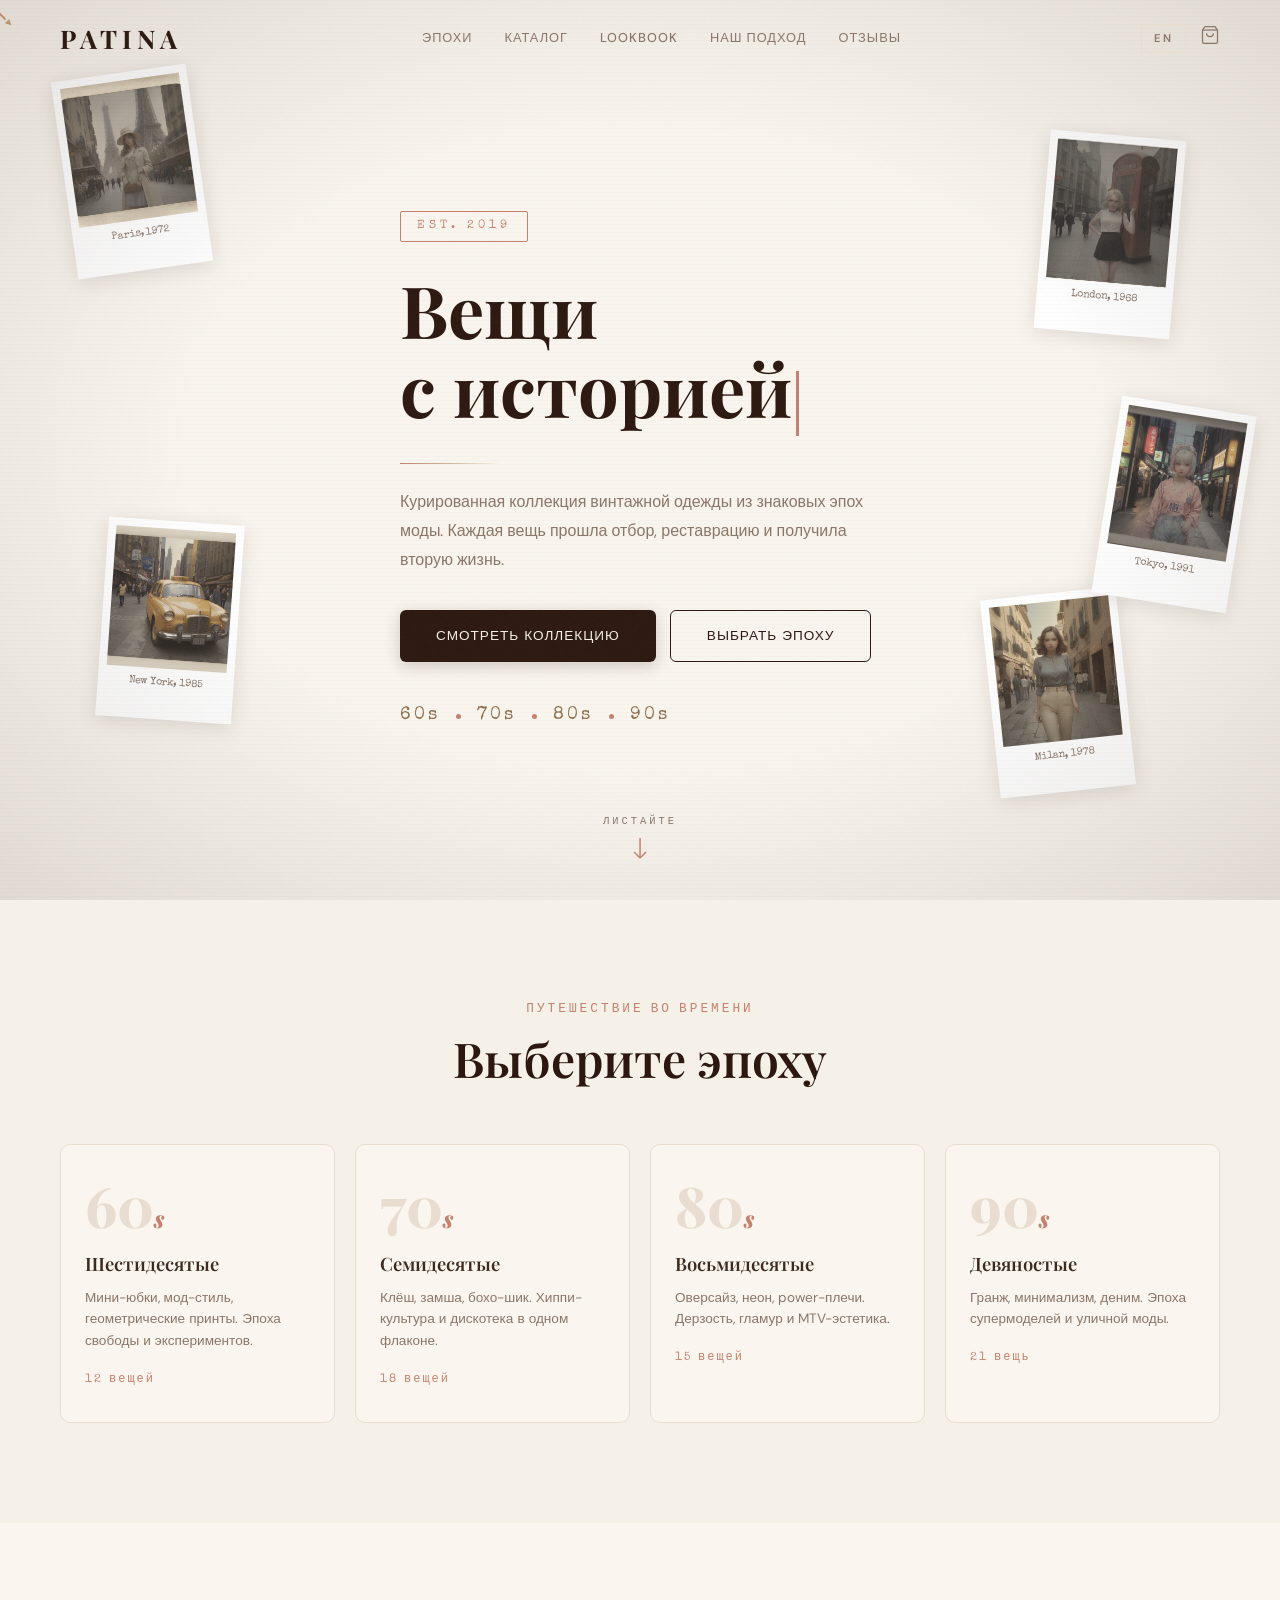
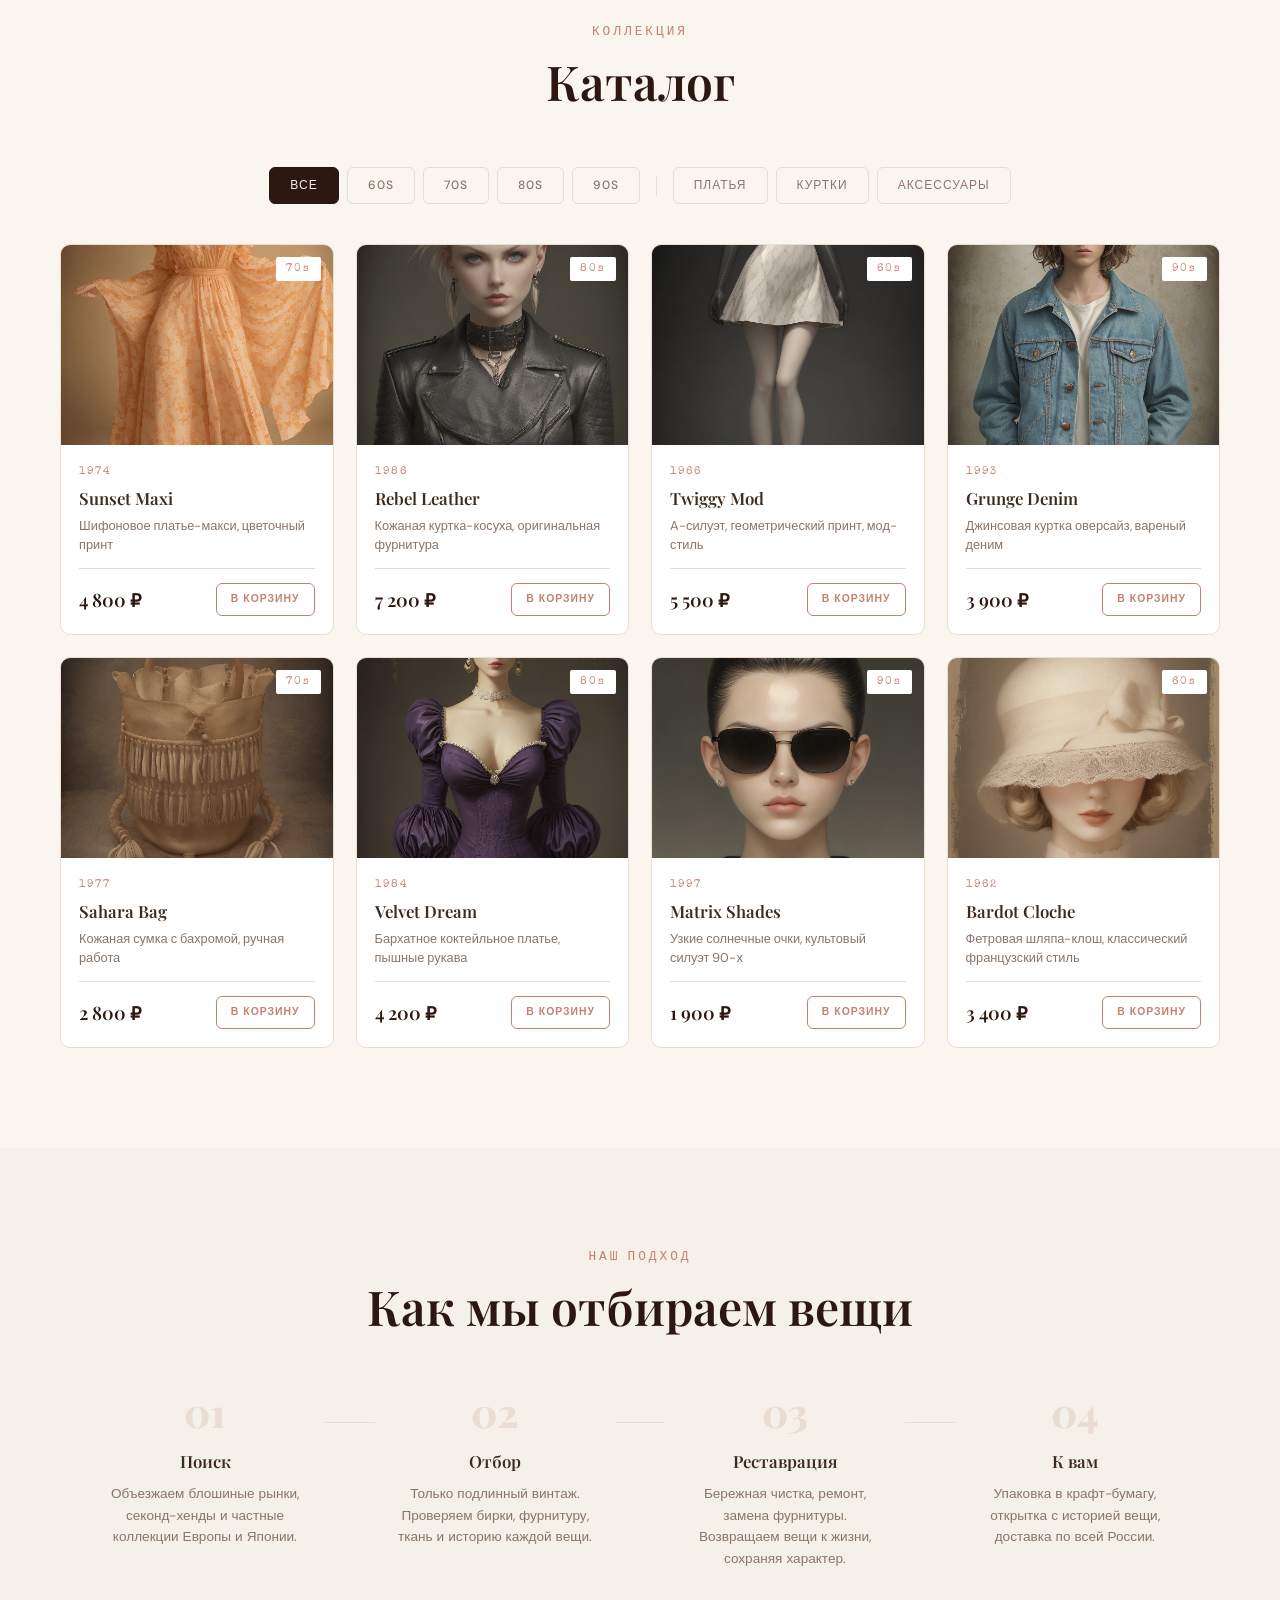
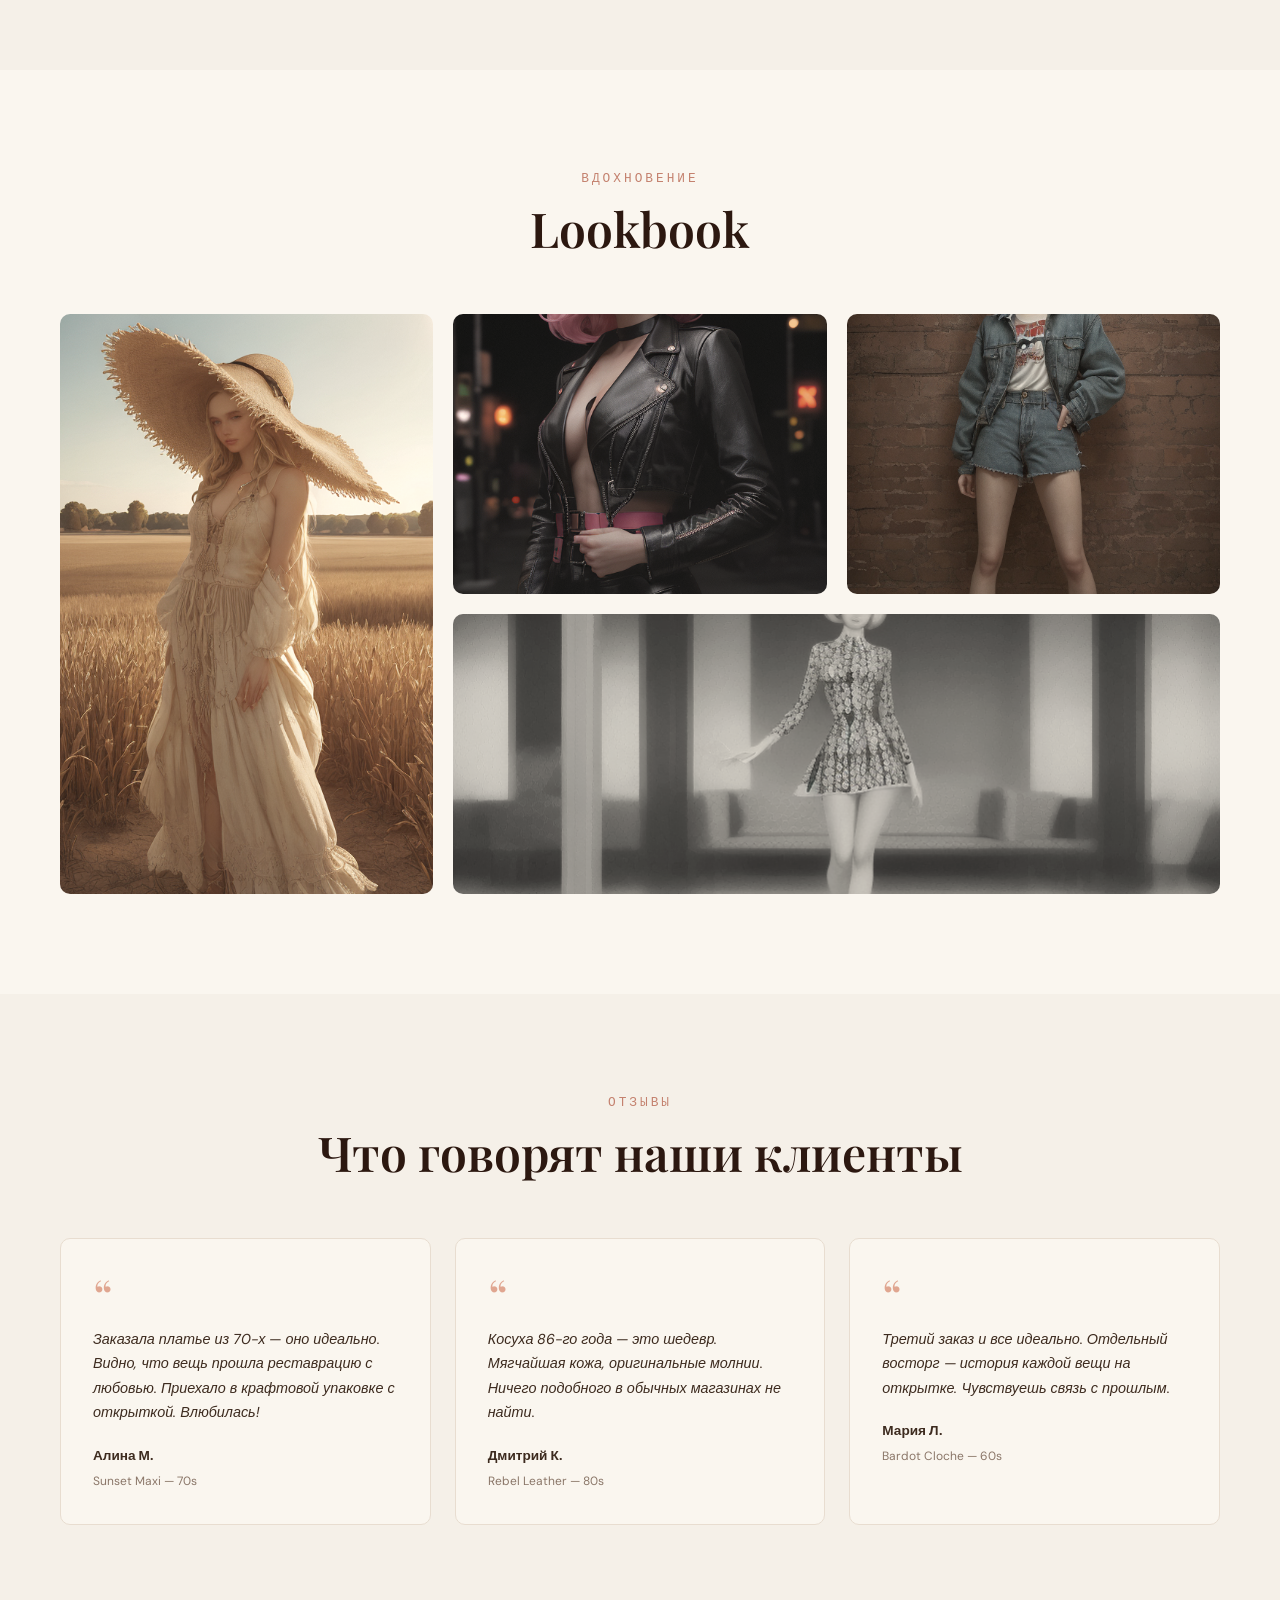
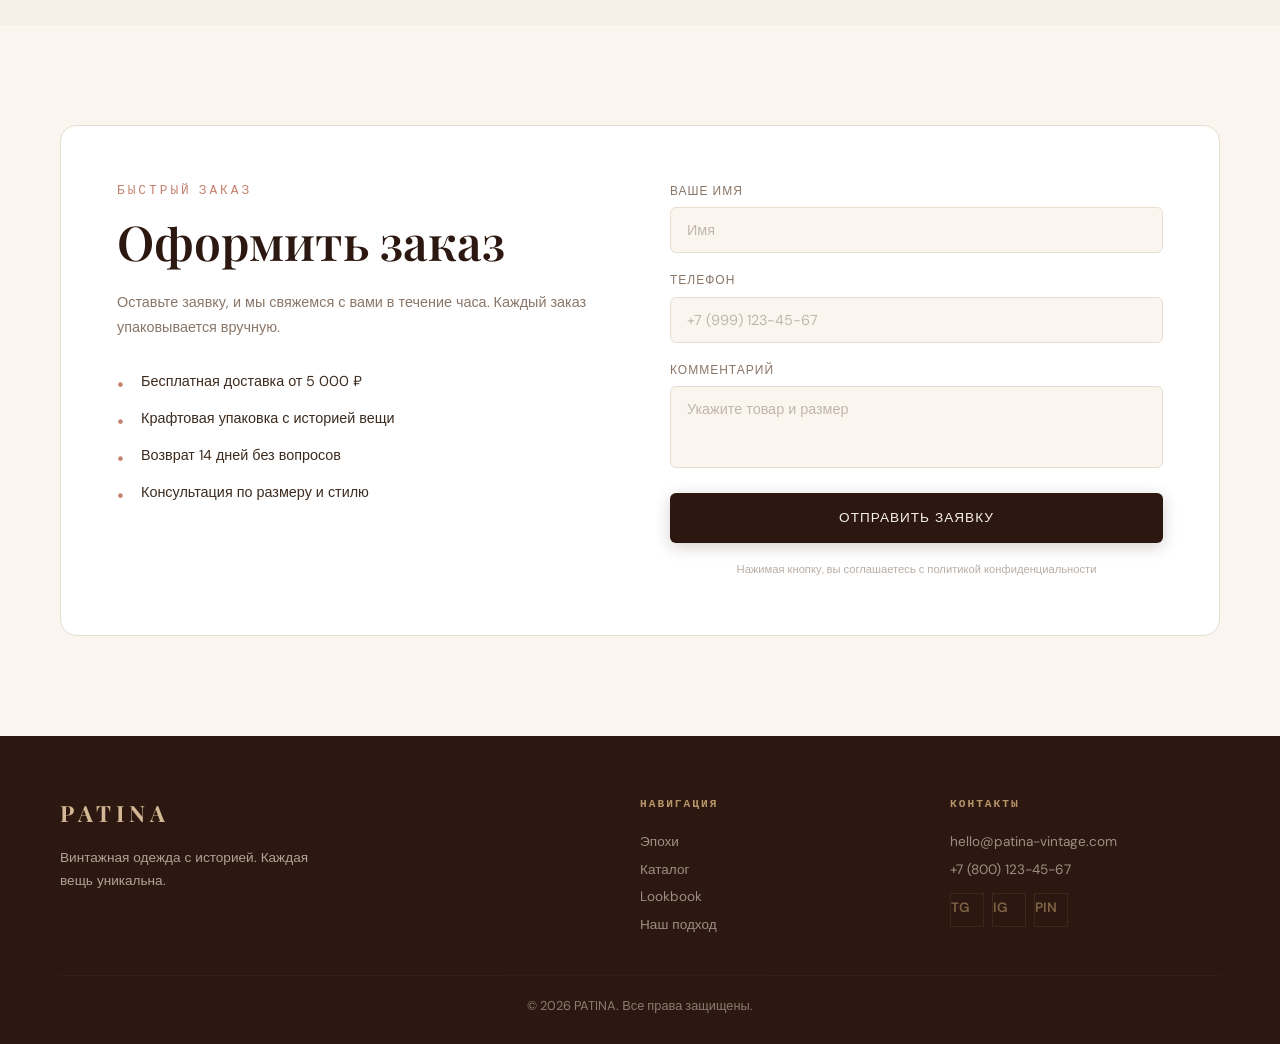
<file: index.html>
<!DOCTYPE html>
<html lang="ru">
<head>
    <meta charset="UTF-8">
    <meta name="viewport" content="width=device-width, initial-scale=1.0">
    <meta name="description" content="PATINA — магазин винтажной одежды. Курированная коллекция из 60-х, 70-х, 80-х и 90-х годов.">
    <meta property="og:title" content="PATINA — Vintage Clothing Store">
    <meta property="og:description" content="Curated vintage fashion from the 60s to 90s. Every piece has a story.">
    <meta property="og:type" content="website">
    <title>PATINA — Vintage Clothing</title>
    <link rel="preconnect" href="https://fonts.googleapis.com">
    <link rel="preconnect" href="https://fonts.gstatic.com" crossorigin>
    <link href="https://fonts.googleapis.com/css2?family=Playfair+Display:ital,wght@0,400;0,500;0,600;0,700;0,800;1,400;1,500&family=DM+Sans:wght@300;400;500;600&family=Special+Elite&display=swap" rel="stylesheet">
    <link rel="stylesheet" href="style.css">

<!-- SEO upgrade -->
<meta property="og:url" content="https://hohotyn156782-bit.github.io/patina/">
<meta property="og:image" content="https://hohotyn156782-bit.github.io/patina/og-image.jpg">
<meta property="og:locale" content="ru_RU">
<meta name="twitter:card" content="summary_large_image">
<meta name="twitter:title" content="PATINA — Vintage Clothing">
<meta name="twitter:description" content="PATINA — магазин винтажной одежды. Курированная коллекция из 60-х, 70-х, 80-х и 90-х годов.">
<meta name="twitter:image" content="https://hohotyn156782-bit.github.io/patina/og-image.jpg">
<link rel="canonical" href="https://hohotyn156782-bit.github.io/patina/">
<meta name="theme-color" content="#f4efe6">
<link rel="icon" type="image/svg+xml" href="favicon.svg">
<script type="application/ld+json">
{
 "@context": "https://schema.org",
 "@type": "ClothingStore",
 "name": "PATINA",
 "url": "https://hohotyn156782-bit.github.io/patina/",
 "image": "https://hohotyn156782-bit.github.io/patina/og-image.jpg",
 "description": "PATINA — магазин винтажной одежды. Курированная коллекция из 60-х, 70-х, 80-х и 90-х годов."
}
</script>
</head>
<body>

    <!-- CUSTOM CURSOR -->
    <div class="cursor" id="cursor">
        <div class="cursor__needle">
            <div class="cursor__needle-eye"></div>
            <div class="cursor__needle-body"></div>
            <div class="cursor__needle-tip"></div>
        </div>
    </div>

    <!-- FILM GRAIN OVERLAY (global) -->
    <div class="grain" id="grain"></div>

    <!-- HEADER -->
    <header class="header" id="header">
        <div class="container header__inner">
            <a href="#" class="logo">PATINA</a>
            <nav class="nav" id="nav">
                <a href="#epochs" class="nav__link" data-i18n="nav_epochs">Эпохи</a>
                <a href="#catalog" class="nav__link" data-i18n="nav_catalog">Каталог</a>
                <a href="#lookbook" class="nav__link" data-i18n="nav_lookbook">Lookbook</a>
                <a href="#process" class="nav__link" data-i18n="nav_process">Наш подход</a>
                <a href="#reviews" class="nav__link" data-i18n="nav_reviews">Отзывы</a>
            </nav>
            <div class="header__right">
                <button class="lang-toggle" id="langToggle" aria-label="Switch language">EN</button>
                <button class="cart-btn" id="cartBtn" aria-label="Cart">
                    <svg width="20" height="20" viewBox="0 0 24 24" fill="none" stroke="currentColor" stroke-width="1.5"><path d="M6 2L3 6v14a2 2 0 002 2h14a2 2 0 002-2V6l-3-4z"/><line x1="3" y1="6" x2="21" y2="6"/><path d="M16 10a4 4 0 01-8 0"/></svg>
                    <span class="cart-btn__count" id="cartCount">0</span>
                </button>
                <button class="burger" id="burger" aria-label="Menu">
                    <span></span><span></span><span></span>
                </button>
            </div>
        </div>
    </header>

    <!-- HERO -->
    <section class="hero" id="hero">
        <div class="hero__scanlines"></div>
        <div class="hero__vignette"></div>
        <div class="hero__polaroids">
            <div class="polaroid polaroid--1"><img class="polaroid__img" src="images/polaroid-paris-1972.png" alt="Paris street fashion, 1972"><p>Paris, 1972</p></div>
            <div class="polaroid polaroid--2"><img class="polaroid__img" src="images/polaroid-london-1968.png" alt="London mod fashion, 1968"><p>London, 1968</p></div>
            <div class="polaroid polaroid--3"><img class="polaroid__img" src="images/polaroid-newyork-1985.png" alt="New York street style, 1985"><p>New York, 1985</p></div>
            <div class="polaroid polaroid--4"><img class="polaroid__img" src="images/polaroid-milan-1978.png" alt="Milan Italian fashion, 1978"><p>Milan, 1978</p></div>
            <div class="polaroid polaroid--5"><img class="polaroid__img" src="images/polaroid-tokyo-1991.png" alt="Tokyo street fashion, 1991"><p>Tokyo, 1991</p></div>
        </div>
        <div class="container hero__inner">
            <div class="hero__content">
                <div class="hero__stamp" data-i18n="hero_stamp">EST. 2019</div>
                <h1 class="hero__title" id="heroTitle"></h1>
                <div class="hero__typewriter-line"></div>
                <p class="hero__subtitle" data-i18n="hero_sub">Курированная коллекция винтажной одежды из знаковых эпох моды. Каждая вещь прошла отбор, реставрацию и получила вторую жизнь.</p>
                <div class="hero__actions">
                    <a href="#catalog" class="btn btn--primary" data-i18n="hero_cta1">Смотреть коллекцию</a>
                    <a href="#epochs" class="btn btn--outline" data-i18n="hero_cta2">Выбрать эпоху</a>
                </div>
                <div class="hero__ticker">
                    <span>60s</span><span class="hero__ticker-dot"></span>
                    <span>70s</span><span class="hero__ticker-dot"></span>
                    <span>80s</span><span class="hero__ticker-dot"></span>
                    <span>90s</span>
                </div>
            </div>
        </div>
        <div class="hero__scroll">
            <div class="hero__scroll-text" data-i18n="hero_scroll">Листайте</div>
            <div class="hero__scroll-arrow">
                <svg width="16" height="24" viewBox="0 0 16 24" fill="none" stroke="currentColor" stroke-width="1.5"><path d="M8 0v20m0 0l-6-6m6 6l6-6"/></svg>
            </div>
        </div>
    </section>

    <!-- EPOCHS -->
    <section class="epochs" id="epochs">
        <div class="container">
            <div class="section-head">
                <span class="section-label" data-i18n="ep_label">Путешествие во времени</span>
                <h2 class="section-title" data-i18n="ep_title">Выберите эпоху</h2>
            </div>
            <div class="epochs__grid">
                <a href="#catalog" class="epoch-card" data-filter="60s">
                    <div class="epoch-card__decade">60<span>s</span></div>
                    <div class="epoch-card__info">
                        <h3 data-i18n="ep_60s">Шестидесятые</h3>
                        <p data-i18n="ep_60s_desc">Мини-юбки, мод-стиль, геометрические принты. Эпоха свободы и экспериментов.</p>
                        <span class="epoch-card__count" data-i18n="ep_60s_count">12 вещей</span>
                    </div>
                </a>
                <a href="#catalog" class="epoch-card" data-filter="70s">
                    <div class="epoch-card__decade">70<span>s</span></div>
                    <div class="epoch-card__info">
                        <h3 data-i18n="ep_70s">Семидесятые</h3>
                        <p data-i18n="ep_70s_desc">Клёш, замша, бохо-шик. Хиппи-культура и дискотека в одном флаконе.</p>
                        <span class="epoch-card__count" data-i18n="ep_70s_count">18 вещей</span>
                    </div>
                </a>
                <a href="#catalog" class="epoch-card" data-filter="80s">
                    <div class="epoch-card__decade">80<span>s</span></div>
                    <div class="epoch-card__info">
                        <h3 data-i18n="ep_80s">Восьмидесятые</h3>
                        <p data-i18n="ep_80s_desc">Оверсайз, неон, power-плечи. Дерзость, гламур и MTV-эстетика.</p>
                        <span class="epoch-card__count" data-i18n="ep_80s_count">15 вещей</span>
                    </div>
                </a>
                <a href="#catalog" class="epoch-card" data-filter="90s">
                    <div class="epoch-card__decade">90<span>s</span></div>
                    <div class="epoch-card__info">
                        <h3 data-i18n="ep_90s">Девяностые</h3>
                        <p data-i18n="ep_90s_desc">Гранж, минимализм, деним. Эпоха супермоделей и уличной моды.</p>
                        <span class="epoch-card__count" data-i18n="ep_90s_count">21 вещь</span>
                    </div>
                </a>
            </div>
        </div>
    </section>

    <!-- CATALOG -->
    <section class="catalog" id="catalog">
        <div class="container">
            <div class="section-head">
                <span class="section-label" data-i18n="cat_label">Коллекция</span>
                <h2 class="section-title" data-i18n="cat_title">Каталог</h2>
            </div>
            <div class="catalog__filters">
                <button class="catalog__filter active" data-filter="all" data-i18n="f_all">Все</button>
                <button class="catalog__filter" data-filter="60s">60s</button>
                <button class="catalog__filter" data-filter="70s">70s</button>
                <button class="catalog__filter" data-filter="80s">80s</button>
                <button class="catalog__filter" data-filter="90s">90s</button>
                <span class="catalog__divider"></span>
                <button class="catalog__filter" data-filter="dresses" data-i18n="f_dress">Платья</button>
                <button class="catalog__filter" data-filter="jackets" data-i18n="f_jacket">Куртки</button>
                <button class="catalog__filter" data-filter="accessories" data-i18n="f_acc">Аксессуары</button>
            </div>
            <div class="catalog__grid" id="catalogGrid">
                <div class="product-card" data-epoch="70s" data-type="dresses" data-price="4800" data-name="Платье-макси Sunset">
                    <div class="product-card__img"><img class="product-card__photo" src="images/sunset-maxi.png" alt="Sunset Maxi — шифоновое платье-макси 70-х" loading="lazy"><span class="product-card__era">70s</span></div>
                    <div class="product-card__info">
                        <p class="product-card__era-label">1974</p>
                        <h3>Sunset Maxi</h3>
                        <p class="product-card__desc" data-i18n="p1_desc">Шифоновое платье-макси, цветочный принт</p>
                        <div class="product-card__bottom">
                            <span class="product-card__price">4 800 ₽</span>
                            <button class="product-card__cart" data-i18n="btn_cart">В корзину</button>
                        </div>
                    </div>
                </div>
                <div class="product-card" data-epoch="80s" data-type="jackets" data-price="7200" data-name="Кожаная куртка Rebel">
                    <div class="product-card__img"><img class="product-card__photo" src="images/rebel-leather.png" alt="Rebel Leather — кожаная куртка-косуха 80-х" loading="lazy"><span class="product-card__era">80s</span></div>
                    <div class="product-card__info">
                        <p class="product-card__era-label">1986</p>
                        <h3>Rebel Leather</h3>
                        <p class="product-card__desc" data-i18n="p2_desc">Кожаная куртка-косуха, оригинальная фурнитура</p>
                        <div class="product-card__bottom">
                            <span class="product-card__price">7 200 ₽</span>
                            <button class="product-card__cart" data-i18n="btn_cart">В корзину</button>
                        </div>
                    </div>
                </div>
                <div class="product-card" data-epoch="60s" data-type="dresses" data-price="5500" data-name="Мод-платье Twiggy">
                    <div class="product-card__img"><img class="product-card__photo" src="images/twiggy-mod.png" alt="Twiggy Mod — платье A-силуэт 60-х" loading="lazy"><span class="product-card__era">60s</span></div>
                    <div class="product-card__info">
                        <p class="product-card__era-label">1966</p>
                        <h3>Twiggy Mod</h3>
                        <p class="product-card__desc" data-i18n="p3_desc">A-силуэт, геометрический принт, мод-стиль</p>
                        <div class="product-card__bottom">
                            <span class="product-card__price">5 500 ₽</span>
                            <button class="product-card__cart" data-i18n="btn_cart">В корзину</button>
                        </div>
                    </div>
                </div>
                <div class="product-card" data-epoch="90s" data-type="jackets" data-price="3900" data-name="Деним оверсайз Grunge">
                    <div class="product-card__img"><img class="product-card__photo" src="images/grunge-denim.png" alt="Grunge Denim — джинсовая куртка 90-х" loading="lazy"><span class="product-card__era">90s</span></div>
                    <div class="product-card__info">
                        <p class="product-card__era-label">1993</p>
                        <h3>Grunge Denim</h3>
                        <p class="product-card__desc" data-i18n="p4_desc">Джинсовая куртка оверсайз, вареный деним</p>
                        <div class="product-card__bottom">
                            <span class="product-card__price">3 900 ₽</span>
                            <button class="product-card__cart" data-i18n="btn_cart">В корзину</button>
                        </div>
                    </div>
                </div>
                <div class="product-card" data-epoch="70s" data-type="accessories" data-price="2800" data-name="Кожаная сумка Sahara">
                    <div class="product-card__img"><img class="product-card__photo" src="images/sahara-bag.png" alt="Sahara Bag — кожаная сумка с бахромой 70-х" loading="lazy"><span class="product-card__era">70s</span></div>
                    <div class="product-card__info">
                        <p class="product-card__era-label">1977</p>
                        <h3>Sahara Bag</h3>
                        <p class="product-card__desc" data-i18n="p5_desc">Кожаная сумка с бахромой, ручная работа</p>
                        <div class="product-card__bottom">
                            <span class="product-card__price">2 800 ₽</span>
                            <button class="product-card__cart" data-i18n="btn_cart">В корзину</button>
                        </div>
                    </div>
                </div>
                <div class="product-card" data-epoch="80s" data-type="dresses" data-price="4200" data-name="Бархатное платье Velvet">
                    <div class="product-card__img"><img class="product-card__photo" src="images/velvet-dream.png" alt="Velvet Dream — бархатное платье 80-х" loading="lazy"><span class="product-card__era">80s</span></div>
                    <div class="product-card__info">
                        <p class="product-card__era-label">1984</p>
                        <h3>Velvet Dream</h3>
                        <p class="product-card__desc" data-i18n="p6_desc">Бархатное коктейльное платье, пышные рукава</p>
                        <div class="product-card__bottom">
                            <span class="product-card__price">4 200 ₽</span>
                            <button class="product-card__cart" data-i18n="btn_cart">В корзину</button>
                        </div>
                    </div>
                </div>
                <div class="product-card" data-epoch="90s" data-type="accessories" data-price="1900" data-name="Солнечные очки Matrix">
                    <div class="product-card__img"><img class="product-card__photo" src="images/matrix-shades.png" alt="Matrix Shades — солнечные очки 90-х" loading="lazy"><span class="product-card__era">90s</span></div>
                    <div class="product-card__info">
                        <p class="product-card__era-label">1997</p>
                        <h3>Matrix Shades</h3>
                        <p class="product-card__desc" data-i18n="p7_desc">Узкие солнечные очки, культовый силуэт 90-х</p>
                        <div class="product-card__bottom">
                            <span class="product-card__price">1 900 ₽</span>
                            <button class="product-card__cart" data-i18n="btn_cart">В корзину</button>
                        </div>
                    </div>
                </div>
                <div class="product-card" data-epoch="60s" data-type="accessories" data-price="3400" data-name="Шляпа-клош Bardot">
                    <div class="product-card__img"><img class="product-card__photo" src="images/bardot-cloche.png" alt="Bardot Cloche — шляпа-клош 60-х" loading="lazy"><span class="product-card__era">60s</span></div>
                    <div class="product-card__info">
                        <p class="product-card__era-label">1962</p>
                        <h3>Bardot Cloche</h3>
                        <p class="product-card__desc" data-i18n="p8_desc">Фетровая шляпа-клош, классический французский стиль</p>
                        <div class="product-card__bottom">
                            <span class="product-card__price">3 400 ₽</span>
                            <button class="product-card__cart" data-i18n="btn_cart">В корзину</button>
                        </div>
                    </div>
                </div>
            </div>
        </div>
    </section>

    <!-- PROCESS -->
    <section class="process" id="process">
        <div class="container">
            <div class="section-head">
                <span class="section-label" data-i18n="proc_label">Наш подход</span>
                <h2 class="section-title" data-i18n="proc_title">Как мы отбираем вещи</h2>
            </div>
            <div class="process__steps">
                <div class="process__step">
                    <div class="process__icon">01</div>
                    <h3 data-i18n="proc_s1_t">Поиск</h3>
                    <p data-i18n="proc_s1_d">Объезжаем блошиные рынки, секонд-хенды и частные коллекции Европы и Японии.</p>
                </div>
                <div class="process__connector"></div>
                <div class="process__step">
                    <div class="process__icon">02</div>
                    <h3 data-i18n="proc_s2_t">Отбор</h3>
                    <p data-i18n="proc_s2_d">Только подлинный винтаж. Проверяем бирки, фурнитуру, ткань и историю каждой вещи.</p>
                </div>
                <div class="process__connector"></div>
                <div class="process__step">
                    <div class="process__icon">03</div>
                    <h3 data-i18n="proc_s3_t">Реставрация</h3>
                    <p data-i18n="proc_s3_d">Бережная чистка, ремонт, замена фурнитуры. Возвращаем вещи к жизни, сохраняя характер.</p>
                </div>
                <div class="process__connector"></div>
                <div class="process__step">
                    <div class="process__icon">04</div>
                    <h3 data-i18n="proc_s4_t">К вам</h3>
                    <p data-i18n="proc_s4_d">Упаковка в крафт-бумагу, открытка с историей вещи, доставка по всей России.</p>
                </div>
            </div>
        </div>
    </section>

    <!-- LOOKBOOK -->
    <section class="lookbook" id="lookbook">
        <div class="container">
            <div class="section-head">
                <span class="section-label" data-i18n="lb_label">Вдохновение</span>
                <h2 class="section-title" data-i18n="lb_title">Lookbook</h2>
            </div>
            <div class="lookbook__grid">
                <div class="lookbook__card lookbook__card--tall">
                    <img class="lookbook__img" src="images/bohemian-summer.png" alt="Bohemian Summer — образ 70-х" loading="lazy">
                    <div class="lookbook__overlay">
                        <span>Bohemian Summer</span>
                        <p data-i18n="lb_1">70-е / Макси + замша + бахрома</p>
                    </div>
                </div>
                <div class="lookbook__card">
                    <img class="lookbook__img" src="images/rebel-night.png" alt="Rebel Night — образ 80-х" loading="lazy">
                    <div class="lookbook__overlay">
                        <span>Rebel Night</span>
                        <p data-i18n="lb_2">80-е / Кожа + неон + power-плечи</p>
                    </div>
                </div>
                <div class="lookbook__card">
                    <img class="lookbook__img" src="images/grunge-days.png" alt="Grunge Days — образ 90-х" loading="lazy">
                    <div class="lookbook__overlay">
                        <span>Grunge Days</span>
                        <p data-i18n="lb_3">90-е / Деним + фланель + Doc Martens</p>
                    </div>
                </div>
                <div class="lookbook__card lookbook__card--wide">
                    <img class="lookbook__img" src="images/mod-chic.png" alt="Mod Chic — образ 60-х" loading="lazy">
                    <div class="lookbook__overlay">
                        <span>Mod Chic</span>
                        <p data-i18n="lb_4">60-е / Геометрия + мини + монохром</p>
                    </div>
                </div>
            </div>
        </div>
    </section>

    <!-- REVIEWS -->
    <section class="reviews" id="reviews">
        <div class="container">
            <div class="section-head">
                <span class="section-label" data-i18n="rev_label">Отзывы</span>
                <h2 class="section-title" data-i18n="rev_title">Что говорят наши клиенты</h2>
            </div>
            <div class="reviews__grid">
                <div class="review-card">
                    <div class="review-card__quote">&ldquo;</div>
                    <p class="review-card__text" data-i18n="r1_text">Заказала платье из 70-х — оно идеально. Видно, что вещь прошла реставрацию с любовью. Приехало в крафтовой упаковке с открыткой. Влюбилась!</p>
                    <div class="review-card__author">
                        <strong data-i18n="r1_name">Алина М.</strong>
                        <span>Sunset Maxi — 70s</span>
                    </div>
                </div>
                <div class="review-card">
                    <div class="review-card__quote">&ldquo;</div>
                    <p class="review-card__text" data-i18n="r2_text">Косуха 86-го года — это шедевр. Мягчайшая кожа, оригинальные молнии. Ничего подобного в обычных магазинах не найти.</p>
                    <div class="review-card__author">
                        <strong data-i18n="r2_name">Дмитрий К.</strong>
                        <span>Rebel Leather — 80s</span>
                    </div>
                </div>
                <div class="review-card">
                    <div class="review-card__quote">&ldquo;</div>
                    <p class="review-card__text" data-i18n="r3_text">Третий заказ и все идеально. Отдельный восторг — история каждой вещи на открытке. Чувствуешь связь с прошлым.</p>
                    <div class="review-card__author">
                        <strong data-i18n="r3_name">Мария Л.</strong>
                        <span>Bardot Cloche — 60s</span>
                    </div>
                </div>
            </div>
        </div>
    </section>

    <!-- ORDER -->
    <section class="order" id="order">
        <div class="container">
            <div class="order__inner">
                <div class="order__content">
                    <span class="section-label" data-i18n="ord_label">Быстрый заказ</span>
                    <h2 class="section-title" style="text-align:left;" data-i18n="ord_title">Оформить заказ</h2>
                    <p class="order__desc" data-i18n="ord_desc">Оставьте заявку, и мы свяжемся с вами в течение часа. Каждый заказ упаковывается вручную.</p>
                    <ul class="order__perks">
                        <li data-i18n="ord_p1">Бесплатная доставка от 5 000 ₽</li>
                        <li data-i18n="ord_p2">Крафтовая упаковка с историей вещи</li>
                        <li data-i18n="ord_p3">Возврат 14 дней без вопросов</li>
                        <li data-i18n="ord_p4">Консультация по размеру и стилю</li>
                    </ul>
                </div>
                <form class="order__form" id="orderForm">
                    <div class="form-group">
                        <label data-i18n="form_name">Ваше имя</label>
                        <input type="text" name="name" required placeholder="Имя">
                    </div>
                    <div class="form-group">
                        <label data-i18n="form_phone">Телефон</label>
                        <input type="tel" name="phone" required placeholder="+7 (999) 123-45-67">
                    </div>
                    <div class="form-group">
                        <label data-i18n="form_comment">Комментарий</label>
                        <textarea name="comment" rows="3" placeholder="Укажите товар и размер"></textarea>
                    </div>
                    <button type="submit" class="btn btn--primary btn--full" data-i18n="form_submit">Отправить заявку</button>
                    <p class="order__note" data-i18n="form_note">Нажимая кнопку, вы соглашаетесь с политикой конфиденциальности</p>
                </form>
            </div>
        </div>
    </section>

    <!-- CART MODAL -->
    <div class="cart-modal" id="cartModal">
        <div class="cart-modal__overlay" id="cartOverlay"></div>
        <div class="cart-modal__panel">
            <div class="cart-modal__header">
                <h3 data-i18n="cart_title">Корзина</h3>
                <button class="cart-modal__close" id="cartClose" aria-label="Close">&times;</button>
            </div>
            <div class="cart-modal__body" id="cartBody">
                <p class="cart-modal__empty" data-i18n="cart_empty">Корзина пуста</p>
            </div>
            <div class="cart-modal__footer" id="cartFooter" style="display:none;">
                <div class="cart-modal__total">
                    <span data-i18n="cart_total">Итого:</span>
                    <strong id="cartTotal">0 ₽</strong>
                </div>
                <a href="#order" class="btn btn--primary btn--full" id="cartCheckout" data-i18n="cart_checkout">Оформить</a>
            </div>
        </div>
    </div>

    <!-- FOOTER -->
    <footer class="footer">
        <div class="container footer__inner">
            <div class="footer__top">
                <div class="footer__brand">
                    <a href="#" class="logo logo--footer">PATINA</a>
                    <p class="footer__tagline" data-i18n="ft_tagline">Винтажная одежда с историей. Каждая вещь уникальна.</p>
                </div>
                <div class="footer__links">
                    <h4 data-i18n="ft_nav">Навигация</h4>
                    <a href="#epochs" data-i18n="nav_epochs">Эпохи</a>
                    <a href="#catalog" data-i18n="nav_catalog">Каталог</a>
                    <a href="#lookbook" data-i18n="nav_lookbook">Lookbook</a>
                    <a href="#process" data-i18n="nav_process">Наш подход</a>
                </div>
                <div class="footer__links">
                    <h4 data-i18n="ft_contacts">Контакты</h4>
                    <a href="mailto:hello@patina-vintage.com">hello@patina-vintage.com</a>
                    <a href="tel:+78001234567">+7 (800) 123-45-67</a>
                    <div class="footer__socials">
                        <a href="#" class="footer__social" aria-label="Telegram">TG</a>
                        <a href="#" class="footer__social" aria-label="Instagram">IG</a>
                        <a href="#" class="footer__social" aria-label="Pinterest">PIN</a>
                    </div>
                </div>
            </div>
            <div class="footer__bottom">
                <p>&copy; 2026 PATINA. <span data-i18n="ft_rights">Все права защищены.</span></p>
            </div>
        </div>
    </footer>

    <script src="script.js"></script>
</body>
</html>
</file>
<file: style.css>
/* ===== RESET & BASE ===== */
*,*::before,*::after{margin:0;padding:0;box-sizing:border-box}

:root{
    --cream:#f5f0e8;
    --cream-dark:#e8ddd0;
    --sepia:#2c1810;
    --sepia-light:#5c3a28;
    --rose:#c4816e;
    --rose-light:#e0a690;
    --gold:#b8956a;
    --gold-light:#d4b896;
    --paper:#faf6ef;
    --brown:#8b6c4a;
    --text:#3d2b1f;
    --text-muted:#8a7668;
    --white:#ffffff;
    --black:#1a1208;
    --radius:10px;
    --radius-sm:6px;
    --radius-lg:16px;
    --transition:0.4s cubic-bezier(0.4,0,0.2,1);
}

html{scroll-behavior:smooth;scroll-padding-top:80px}

body{
    font-family:'DM Sans',-apple-system,BlinkMacSystemFont,sans-serif;
    background:var(--cream);
    color:var(--text);
    line-height:1.6;
    overflow-x:hidden;
    -webkit-font-smoothing:antialiased;
    cursor:none;
}

.container{max-width:1200px;margin:0 auto;padding:0 20px}
a{text-decoration:none;color:inherit}
button{cursor:none;border:none;background:none;font:inherit;color:inherit}
ul{list-style:none}
img{max-width:100%;display:block}

/* ===== CUSTOM CURSOR — SEWING NEEDLE ===== */
.cursor{
    position:fixed;top:0;left:0;
    pointer-events:none;z-index:99999;
    will-change:transform;
    transition:opacity 0.3s;
}

.cursor__needle{
    width:32px;height:32px;
    position:relative;
    transform:rotate(-45deg);
    transition:transform 0.25s ease;
}

/* Needle eye (loop at top) */
.cursor__needle-eye{
    position:absolute;top:0;left:50%;
    width:8px;height:8px;
    border:2px solid var(--rose);
    border-radius:50%;
    transform:translateX(-50%);
    background:transparent;
}

/* Needle body */
.cursor__needle-body{
    position:absolute;top:8px;left:50%;
    width:2px;height:16px;
    background:linear-gradient(180deg,var(--rose),var(--gold));
    transform:translateX(-50%);
    border-radius:1px;
}

/* Needle tip */
.cursor__needle-tip{
    position:absolute;bottom:0;left:50%;
    width:0;height:0;
    border-left:3px solid transparent;
    border-right:3px solid transparent;
    border-top:6px solid var(--gold);
    transform:translateX(-50%);
}

.cursor.hovering .cursor__needle{
    transform:rotate(0deg) scale(1.2);
}

/* Thread trail */
.cursor-thread{
    position:fixed;pointer-events:none;z-index:99998;
    width:4px;height:4px;border-radius:50%;
    background:var(--rose);opacity:0;
    animation:threadFade 0.8s ease-out forwards;
}
@keyframes threadFade{
    0%{opacity:0.5;transform:scale(1)}
    100%{opacity:0;transform:scale(0)}
}

a,button,input,select,textarea,[role="button"]{cursor:none}

@media(hover:none)and(pointer:coarse){
    body{cursor:auto}
    .cursor{display:none}
    a,button,input,select,textarea{cursor:auto}
}

/* ===== FILM GRAIN OVERLAY ===== */
.grain{
    position:fixed;inset:0;z-index:9000;
    pointer-events:none;opacity:0.04;
    background-image:url("data:image/svg+xml,%3Csvg viewBox='0 0 256 256' xmlns='http://www.w3.org/2000/svg'%3E%3Cfilter id='n'%3E%3CfeTurbulence type='fractalNoise' baseFrequency='0.85' numOctaves='4' stitchTiles='stitch'/%3E%3C/filter%3E%3Crect width='100%25' height='100%25' filter='url(%23n)'/%3E%3C/svg%3E");
    background-size:128px 128px;
    animation:grainShift 0.5s steps(4) infinite;
}
@keyframes grainShift{
    0%{transform:translate(0,0)}
    25%{transform:translate(-2px,3px)}
    50%{transform:translate(3px,-1px)}
    75%{transform:translate(-1px,-3px)}
    100%{transform:translate(2px,1px)}
}

/* ===== BUTTONS ===== */
.btn{
    display:inline-flex;align-items:center;justify-content:center;gap:8px;
    padding:14px 36px;border-radius:var(--radius-sm);
    font-weight:500;font-size:0.85rem;letter-spacing:1px;
    text-transform:uppercase;transition:var(--transition);white-space:nowrap;
}
.btn--primary{
    background:var(--sepia);color:var(--cream);
    box-shadow:0 4px 16px rgba(44,24,16,0.2);
}
.btn--primary:hover{
    background:var(--sepia-light);
    transform:translateY(-2px);
    box-shadow:0 8px 24px rgba(44,24,16,0.25);
}
.btn--outline{
    border:1.5px solid var(--sepia);color:var(--sepia);
}
.btn--outline:hover{background:rgba(44,24,16,0.05)}
.btn--full{width:100%}

/* ===== TYPOGRAPHY ===== */
.section-head{text-align:center;margin-bottom:56px}
.section-label{
    font-family:'Special Elite',monospace;
    font-size:0.8rem;letter-spacing:3px;text-transform:uppercase;
    color:var(--rose);display:block;margin-bottom:10px;
}
.section-title{
    font-family:'Playfair Display',serif;
    font-size:clamp(2rem,4vw,3rem);font-weight:600;
    color:var(--sepia);line-height:1.2;
}

/* ===== HEADER ===== */
.header{
    position:fixed;top:0;left:0;right:0;z-index:1000;
    padding:18px 0;transition:var(--transition);
}
.header.scrolled{
    background:rgba(245,240,232,0.92);
    backdrop-filter:blur(16px);-webkit-backdrop-filter:blur(16px);
    padding:12px 0;
    box-shadow:0 2px 20px rgba(44,24,16,0.08);
}
.header__inner{display:flex;align-items:center;justify-content:space-between}

.logo{
    font-family:'Playfair Display',serif;
    font-size:1.6rem;font-weight:700;letter-spacing:5px;
    color:var(--sepia);z-index:1001;
}

.nav{display:flex;gap:32px}
.nav__link{
    font-size:0.8rem;font-weight:500;letter-spacing:1px;
    text-transform:uppercase;color:var(--text-muted);
    transition:var(--transition);position:relative;
}
.nav__link::after{
    content:'';position:absolute;bottom:-4px;left:0;
    width:0;height:1px;background:var(--rose);transition:var(--transition);
}
.nav__link:hover{color:var(--sepia)}
.nav__link:hover::after{width:100%}

.header__right{display:flex;align-items:center;gap:14px}
.lang-toggle{
    font-size:0.7rem;font-weight:600;letter-spacing:2px;
    color:var(--text-muted);padding:5px 12px;
    border:1px solid var(--cream-dark);transition:var(--transition);
}
.lang-toggle:hover{border-color:var(--rose);color:var(--rose)}

.cart-btn{position:relative;color:var(--text-muted);transition:var(--transition)}
.cart-btn:hover{color:var(--rose)}
.cart-btn__count{
    position:absolute;top:-5px;right:-7px;
    width:16px;height:16px;border-radius:50%;
    background:var(--rose);color:var(--white);
    font-size:0.6rem;font-weight:700;
    display:flex;align-items:center;justify-content:center;
    opacity:0;transform:scale(0);transition:var(--transition);
}
.cart-btn__count.visible{opacity:1;transform:scale(1)}

.burger{display:none;flex-direction:column;gap:5px;width:24px;z-index:1001}
.burger span{display:block;width:100%;height:1.5px;background:var(--sepia);transition:var(--transition)}
.burger.active span:nth-child(1){transform:rotate(45deg) translate(4px,4px)}
.burger.active span:nth-child(2){opacity:0}
.burger.active span:nth-child(3){transform:rotate(-45deg) translate(5px,-5px)}

/* ===== HERO ===== */
.hero{
    position:relative;min-height:100vh;
    display:flex;align-items:center;
    background:var(--paper);overflow:hidden;
}

/* Scanlines */
.hero__scanlines{
    position:absolute;inset:0;z-index:2;pointer-events:none;
    background:repeating-linear-gradient(
        0deg,transparent,transparent 3px,
        rgba(44,24,16,0.015) 3px,rgba(44,24,16,0.015) 4px
    );
}

/* Vignette */
.hero__vignette{
    position:absolute;inset:0;z-index:3;pointer-events:none;
    background:radial-gradient(ellipse at center,transparent 50%,rgba(44,24,16,0.12) 100%);
}

/* Floating Polaroids */
.hero__polaroids{
    position:absolute;inset:0;z-index:1;pointer-events:none;
}
.polaroid{
    position:absolute;
    background:var(--white);
    padding:8px 8px 28px;
    box-shadow:0 4px 20px rgba(44,24,16,0.12);
    transition:transform 0.6s ease;
    opacity:0;
    animation:polaroidIn 1s forwards;
}
.polaroid__img{
    width:120px;height:140px;
    object-fit:cover;
    display:block;
    filter:sepia(0.3) saturate(0.8);
}
.polaroid p{
    font-family:'Special Elite',monospace;
    font-size:0.65rem;color:var(--text-muted);
    text-align:center;margin-top:6px;
}

.polaroid--1{top:8%;left:5%;transform:rotate(-8deg);animation-delay:0.8s}
.polaroid--2{top:15%;right:8%;transform:rotate(5deg);animation-delay:1.1s}
.polaroid--3{bottom:20%;left:8%;transform:rotate(4deg);animation-delay:1.4s}
.polaroid--4{bottom:12%;right:12%;transform:rotate(-6deg);animation-delay:1.7s}
.polaroid--5{top:45%;right:3%;transform:rotate(9deg);animation-delay:2s}

@keyframes polaroidIn{
    from{opacity:0;transform:rotate(var(--r,0deg)) translateY(40px) scale(0.8)}
    to{opacity:1;transform:rotate(var(--r,0deg)) translateY(0) scale(1)}
}
.polaroid--1{--r:-8deg}.polaroid--2{--r:5deg}
.polaroid--3{--r:4deg}.polaroid--4{--r:-6deg}.polaroid--5{--r:9deg}

.polaroid:hover{transform:rotate(0deg) scale(1.08) !important;z-index:10;pointer-events:auto}

.hero__inner{position:relative;z-index:5;padding:140px 0 100px;max-width:650px}

/* Stamp */
.hero__stamp{
    display:inline-block;
    font-family:'Special Elite',monospace;
    font-size:0.75rem;letter-spacing:4px;
    text-transform:uppercase;color:var(--rose);
    border:1.5px solid var(--rose);
    padding:5px 16px;border-radius:2px;
    margin-bottom:28px;
    opacity:0;animation:fadeUp 0.8s 0.3s forwards;
}

/* Typewriter title */
.hero__title{
    font-family:'Playfair Display',serif;
    font-size:clamp(2.8rem,6vw,4.5rem);
    font-weight:700;line-height:1.1;
    color:var(--sepia);margin-bottom:0;
    min-height:2.4em;
}
.hero__title .typewriter-cursor{
    display:inline-block;width:3px;
    height:0.9em;background:var(--rose);
    margin-left:4px;vertical-align:text-bottom;
    animation:blink 0.8s step-end infinite;
}
@keyframes blink{0%,100%{opacity:1}50%{opacity:0}}

.hero__typewriter-line{
    width:0;height:1.5px;
    background:linear-gradient(90deg,var(--rose),var(--gold-light),transparent);
    margin:20px 0 24px;
    animation:lineGrow 1s 3s cubic-bezier(0.16,1,0.3,1) forwards;
}
@keyframes lineGrow{to{width:100px}}

.hero__subtitle{
    font-size:1rem;color:var(--text-muted);
    max-width:480px;font-weight:400;line-height:1.8;
    margin-bottom:36px;
    opacity:0;animation:fadeUp 0.8s 3.2s forwards;
}
.hero__actions{
    display:flex;gap:14px;flex-wrap:wrap;
    opacity:0;animation:fadeUp 0.8s 3.5s forwards;
}

.hero__ticker{
    display:flex;align-items:center;gap:16px;
    margin-top:40px;
    font-family:'Special Elite',monospace;
    font-size:1.1rem;letter-spacing:3px;
    color:var(--brown);
    opacity:0;animation:fadeUp 0.8s 3.8s forwards;
}
.hero__ticker-dot{
    width:5px;height:5px;border-radius:50%;
    background:var(--rose);
}

@keyframes fadeUp{
    from{opacity:0;transform:translateY(20px)}
    to{opacity:1;transform:translateY(0)}
}

/* Scroll indicator */
.hero__scroll{
    position:absolute;bottom:30px;left:50%;
    transform:translateX(-50%);z-index:5;
    display:flex;flex-direction:column;align-items:center;gap:8px;
}
.hero__scroll-text{
    font-family:'Special Elite',monospace;
    font-size:0.65rem;letter-spacing:3px;
    text-transform:uppercase;color:var(--text-muted);
}
.hero__scroll-arrow{
    animation:scrollBounce 2s ease-in-out infinite;
    color:var(--rose);
}
@keyframes scrollBounce{0%,100%{transform:translateY(0)}50%{transform:translateY(6px)}}

/* ===== EPOCHS ===== */
.epochs{padding:100px 0;background:var(--cream)}
.epochs__grid{display:grid;grid-template-columns:repeat(4,1fr);gap:20px}

.epoch-card{
    display:flex;flex-direction:column;
    background:var(--paper);border:1px solid var(--cream-dark);
    border-radius:var(--radius);padding:32px 24px;
    transition:var(--transition);position:relative;overflow:hidden;
}
.epoch-card::before{
    content:'';position:absolute;top:0;left:0;right:0;height:3px;
    background:linear-gradient(90deg,var(--rose),var(--gold));
    transform:scaleX(0);transition:var(--transition);transform-origin:left;
}
.epoch-card:hover{
    transform:translateY(-6px);
    box-shadow:0 16px 48px rgba(44,24,16,0.1);
}
.epoch-card:hover::before{transform:scaleX(1)}

.epoch-card__decade{
    font-family:'Playfair Display',serif;
    font-size:3.5rem;font-weight:800;
    color:var(--cream-dark);line-height:1;margin-bottom:16px;
    transition:var(--transition);
}
.epoch-card__decade span{font-size:1.5rem;font-style:italic;color:var(--rose)}
.epoch-card:hover .epoch-card__decade{color:var(--rose-light)}

.epoch-card__info h3{
    font-family:'Playfair Display',serif;
    font-size:1.15rem;font-weight:600;margin-bottom:8px;
}
.epoch-card__info p{font-size:0.85rem;color:var(--text-muted);line-height:1.6;margin-bottom:12px}
.epoch-card__count{
    font-family:'Special Elite',monospace;
    font-size:0.75rem;letter-spacing:2px;color:var(--rose);
}

/* ===== CATALOG ===== */
.catalog{padding:100px 0;background:var(--paper)}

.catalog__filters{
    display:flex;justify-content:center;gap:8px;
    margin-bottom:40px;flex-wrap:wrap;align-items:center;
}
.catalog__filter{
    padding:8px 20px;font-size:0.75rem;font-weight:500;
    letter-spacing:1px;text-transform:uppercase;
    color:var(--text-muted);border:1px solid var(--cream-dark);
    border-radius:var(--radius-sm);transition:var(--transition);
}
.catalog__filter:hover{border-color:var(--rose);color:var(--rose)}
.catalog__filter.active{background:var(--sepia);color:var(--cream);border-color:var(--sepia)}
.catalog__divider{width:1px;height:20px;background:var(--cream-dark);margin:0 8px}

.catalog__grid{
    display:grid;grid-template-columns:repeat(4,1fr);gap:22px;
}

.product-card{
    background:var(--white);border:1px solid var(--cream-dark);
    border-radius:var(--radius);overflow:hidden;
    transition:var(--transition);
}
.product-card:hover{
    transform:translateY(-6px);
    box-shadow:0 16px 40px rgba(44,24,16,0.1);
}
.product-card.hidden{display:none}

.product-card__img{
    height:200px;position:relative;overflow:hidden;
    display:flex;align-items:center;justify-content:center;
    background:var(--cream);
}
.product-card__photo{
    width:100%;height:100%;
    object-fit:cover;
    filter:sepia(0.15);
    transition:var(--transition);
}
.product-card:hover .product-card__photo{transform:scale(1.06);filter:sepia(0)}
.product-card__era{
    position:absolute;top:12px;right:12px;
    font-family:'Special Elite',monospace;
    font-size:0.7rem;letter-spacing:2px;
    background:var(--white);color:var(--rose);
    padding:3px 10px;border-radius:2px;
}

.product-card__info{padding:18px}
.product-card__era-label{
    font-family:'Special Elite',monospace;
    font-size:0.7rem;letter-spacing:2px;color:var(--rose);margin-bottom:4px;
}
.product-card__info h3{
    font-family:'Playfair Display',serif;
    font-size:1.05rem;font-weight:600;margin-bottom:4px;
}
.product-card__desc{font-size:0.8rem;color:var(--text-muted);margin-bottom:14px;line-height:1.5}
.product-card__bottom{
    display:flex;align-items:center;justify-content:space-between;
    padding-top:14px;border-top:1px solid var(--cream-dark);
}
.product-card__price{
    font-family:'Playfair Display',serif;
    font-size:1.15rem;font-weight:600;color:var(--sepia);
}
.product-card__cart{
    font-size:0.65rem;font-weight:600;letter-spacing:1px;
    text-transform:uppercase;color:var(--rose);
    padding:7px 14px;border:1px solid var(--rose);
    border-radius:var(--radius-sm);transition:var(--transition);
}
.product-card__cart:hover{background:var(--rose);color:var(--white)}
.product-card__cart.added{background:var(--rose);color:var(--white)}

/* ===== PROCESS ===== */
.process{padding:100px 0;background:var(--cream)}

.process__steps{
    display:flex;align-items:flex-start;justify-content:center;
}
.process__step{
    flex:1;max-width:240px;text-align:center;padding:0 16px;
}
.process__icon{
    font-family:'Playfair Display',serif;
    font-size:2.5rem;font-weight:800;
    color:var(--cream-dark);line-height:1;margin-bottom:16px;
    transition:var(--transition);
}
.process__step:hover .process__icon{color:var(--rose)}
.process__step h3{
    font-family:'Playfair Display',serif;
    font-size:1.05rem;font-weight:600;margin-bottom:8px;
}
.process__step p{font-size:0.85rem;color:var(--text-muted);line-height:1.6}
.process__connector{
    width:50px;height:1px;background:var(--cream-dark);
    margin-top:30px;flex-shrink:0;
}

/* ===== LOOKBOOK ===== */
.lookbook{padding:100px 0;background:var(--paper)}

.lookbook__grid{
    display:grid;
    grid-template-columns:1fr 1fr 1fr;
    grid-template-rows:auto auto;
    gap:20px;
}
.lookbook__card{
    position:relative;overflow:hidden;
    border-radius:var(--radius);
    height:280px;
}
.lookbook__card--tall{grid-row:span 2;height:100%}
.lookbook__card--wide{grid-column:span 2}

.lookbook__img{
    width:100%;height:100%;
    object-fit:cover;
    display:block;
    filter:sepia(0.2) saturate(0.85);
    transition:var(--transition);
}
.lookbook__card:hover .lookbook__img{
    filter:sepia(0) saturate(1);
    transform:scale(1.05);
}

.lookbook__overlay{
    position:absolute;bottom:0;left:0;right:0;
    padding:24px;
    background:linear-gradient(0deg,rgba(44,24,16,0.7),transparent);
    color:var(--white);
    transform:translateY(20px);opacity:0;
    transition:var(--transition);
}
.lookbook__card:hover .lookbook__overlay{
    transform:translateY(0);opacity:1;
}
.lookbook__overlay span{
    font-family:'Playfair Display',serif;
    font-size:1.2rem;font-weight:600;display:block;margin-bottom:4px;
}
.lookbook__overlay p{font-size:0.8rem;opacity:0.8}

/* ===== REVIEWS ===== */
.reviews{padding:100px 0;background:var(--cream)}
.reviews__grid{display:grid;grid-template-columns:repeat(3,1fr);gap:24px}

.review-card{
    background:var(--paper);border:1px solid var(--cream-dark);
    border-radius:var(--radius);padding:32px;
    transition:var(--transition);
}
.review-card:hover{transform:translateY(-4px);box-shadow:0 12px 36px rgba(44,24,16,0.08)}

.review-card__quote{
    font-family:'Playfair Display',serif;
    font-size:3rem;line-height:1;color:var(--rose-light);
    margin-bottom:8px;
}
.review-card__text{
    font-size:0.9rem;line-height:1.7;
    color:var(--text);font-style:italic;margin-bottom:20px;
}
.review-card__author strong{display:block;font-size:0.85rem}
.review-card__author span{font-size:0.75rem;color:var(--text-muted)}

/* ===== ORDER ===== */
.order{padding:100px 0;background:var(--paper)}
.order__inner{
    display:grid;grid-template-columns:1fr 1fr;gap:60px;
    align-items:start;
    background:var(--white);border:1px solid var(--cream-dark);
    border-radius:var(--radius-lg);padding:56px;
}
.order__desc{color:var(--text-muted);font-size:0.9rem;margin:20px 0 24px;line-height:1.7}
.order__perks li{
    padding:7px 0 7px 24px;position:relative;
    font-size:0.9rem;color:var(--text);
}
.order__perks li::before{
    content:'\2022';position:absolute;left:0;color:var(--rose);font-size:1.2rem;
}
.order__form{display:flex;flex-direction:column;gap:18px}
.form-group label{
    display:block;font-size:0.75rem;font-weight:500;
    letter-spacing:1px;text-transform:uppercase;
    color:var(--text-muted);margin-bottom:6px;
}
.form-group input,.form-group textarea{
    width:100%;padding:13px 16px;
    border:1px solid var(--cream-dark);border-radius:var(--radius-sm);
    background:var(--paper);color:var(--text);
    font-family:inherit;font-size:0.9rem;
    transition:var(--transition);outline:none;resize:none;
}
.form-group input::placeholder,.form-group textarea::placeholder{color:var(--text-muted);opacity:0.5}
.form-group input:focus,.form-group textarea:focus{
    border-color:var(--rose);box-shadow:0 0 0 3px rgba(196,129,110,0.1);
}
.order__note{text-align:center;font-size:0.7rem;color:var(--text-muted);opacity:0.6}

/* ===== CART MODAL ===== */
.cart-modal{
    position:fixed;inset:0;z-index:2000;
    visibility:hidden;opacity:0;transition:var(--transition);
}
.cart-modal.open{visibility:visible;opacity:1}
.cart-modal__overlay{
    position:absolute;inset:0;
    background:rgba(44,24,16,0.4);backdrop-filter:blur(4px);
}
.cart-modal__panel{
    position:absolute;right:0;top:0;bottom:0;
    width:400px;max-width:100%;
    background:var(--paper);border-left:1px solid var(--cream-dark);
    display:flex;flex-direction:column;
    transform:translateX(100%);
    transition:transform 0.5s cubic-bezier(0.4,0,0.2,1);
}
.cart-modal.open .cart-modal__panel{transform:translateX(0)}
.cart-modal__header{
    display:flex;justify-content:space-between;align-items:center;
    padding:24px;border-bottom:1px solid var(--cream-dark);
}
.cart-modal__header h3{font-family:'Playfair Display',serif;font-size:1.2rem}
.cart-modal__close{font-size:1.8rem;color:var(--text-muted);transition:var(--transition)}
.cart-modal__close:hover{color:var(--rose)}
.cart-modal__body{flex:1;overflow-y:auto;padding:24px}
.cart-modal__empty{text-align:center;color:var(--text-muted);padding:40px 0}
.cart-item{
    display:flex;align-items:center;gap:14px;
    padding:14px 0;border-bottom:1px solid var(--cream-dark);
}
.cart-item__info{flex:1}
.cart-item__name{font-family:'Playfair Display',serif;font-size:0.95rem}
.cart-item__price{font-size:0.85rem;color:var(--rose)}
.cart-item__remove{
    font-size:0.65rem;color:var(--text-muted);
    text-transform:uppercase;letter-spacing:1px;transition:var(--transition);
}
.cart-item__remove:hover{color:#c0392b}
.cart-modal__footer{padding:24px;border-top:1px solid var(--cream-dark)}
.cart-modal__total{
    display:flex;justify-content:space-between;align-items:center;margin-bottom:14px;
}
.cart-modal__total strong{
    font-family:'Playfair Display',serif;font-size:1.3rem;color:var(--sepia);
}

/* ===== FOOTER ===== */
.footer{
    padding:60px 0 28px;background:var(--sepia);color:var(--cream-dark);
}
.footer__top{
    display:grid;grid-template-columns:2fr 1fr 1fr;gap:40px;margin-bottom:36px;
}
.logo--footer{color:var(--gold-light);font-size:1.4rem}
.footer__tagline{font-size:0.85rem;margin-top:14px;max-width:280px;line-height:1.7;opacity:0.7}
.footer__links h4{
    font-family:'Special Elite',monospace;
    font-size:0.7rem;letter-spacing:2px;text-transform:uppercase;
    color:var(--gold);margin-bottom:14px;
}
.footer__links a{display:block;font-size:0.85rem;padding:3px 0;opacity:0.6;transition:var(--transition)}
.footer__links a:hover{opacity:1;color:var(--gold-light)}
.footer__socials{display:flex;gap:8px;margin-top:10px}
.footer__social{
    width:34px;height:34px;display:flex;align-items:center;justify-content:center;
    border:1px solid rgba(184,149,106,0.2);font-size:0.65rem;font-weight:600;
    color:var(--gold);transition:var(--transition);
}
.footer__social:hover{border-color:var(--gold);background:rgba(184,149,106,0.1)}
.footer__bottom{
    border-top:1px solid rgba(184,149,106,0.1);
    padding-top:20px;text-align:center;font-size:0.8rem;opacity:0.5;
}

/* ===== SCROLL ANIMATIONS ===== */
.fade-up{opacity:0;transform:translateY(28px);transition:opacity 0.7s,transform 0.7s}
.fade-up.visible{opacity:1;transform:translateY(0)}

/* ===== RESPONSIVE ===== */
@media(max-width:1024px){
    .hero__inner{max-width:100%;text-align:center}
    .hero__subtitle{margin-left:auto;margin-right:auto}
    .hero__actions{justify-content:center}
    .hero__ticker{justify-content:center}
    .polaroid--3,.polaroid--4,.polaroid--5{display:none}
    .epochs__grid{grid-template-columns:repeat(2,1fr)}
    .catalog__grid{grid-template-columns:repeat(2,1fr)}
    .lookbook__grid{grid-template-columns:1fr 1fr}
    .lookbook__card--tall{grid-row:auto;height:280px}
    .reviews__grid{grid-template-columns:1fr;max-width:480px;margin:0 auto}
    .order__inner{grid-template-columns:1fr;padding:40px}
    .footer__top{grid-template-columns:1fr;text-align:center}
    .footer__tagline{margin:14px auto 0}
    .footer__socials{justify-content:center}
}
@media(max-width:768px){
    .nav{
        display:none;position:fixed;inset:0;
        background:rgba(245,240,232,0.97);
        backdrop-filter:blur(16px);-webkit-backdrop-filter:blur(16px);
        flex-direction:column;align-items:center;justify-content:center;
        gap:24px;z-index:999;
    }
    .nav.active{display:flex}
    .nav__link{font-size:1.1rem}
    .burger{display:flex}
    .epochs__grid{grid-template-columns:1fr;max-width:360px;margin:0 auto}
    .catalog__grid{grid-template-columns:1fr;max-width:340px;margin:0 auto}
    .lookbook__grid{grid-template-columns:1fr}
    .lookbook__card--wide{grid-column:auto}
    .process__steps{flex-wrap:wrap;gap:20px}
    .process__connector{display:none}
    .process__step{min-width:calc(50% - 10px)}
    .order__inner{padding:28px}
    .polaroid{display:none}
    .cart-modal__panel{width:100%}
}
@media(max-width:480px){
    .hero__actions{flex-direction:column}
    .hero__actions .btn{width:100%}
    .process__step{min-width:100%}
    .catalog__filters{gap:6px}
    .catalog__divider{display:none}
}
</file>
